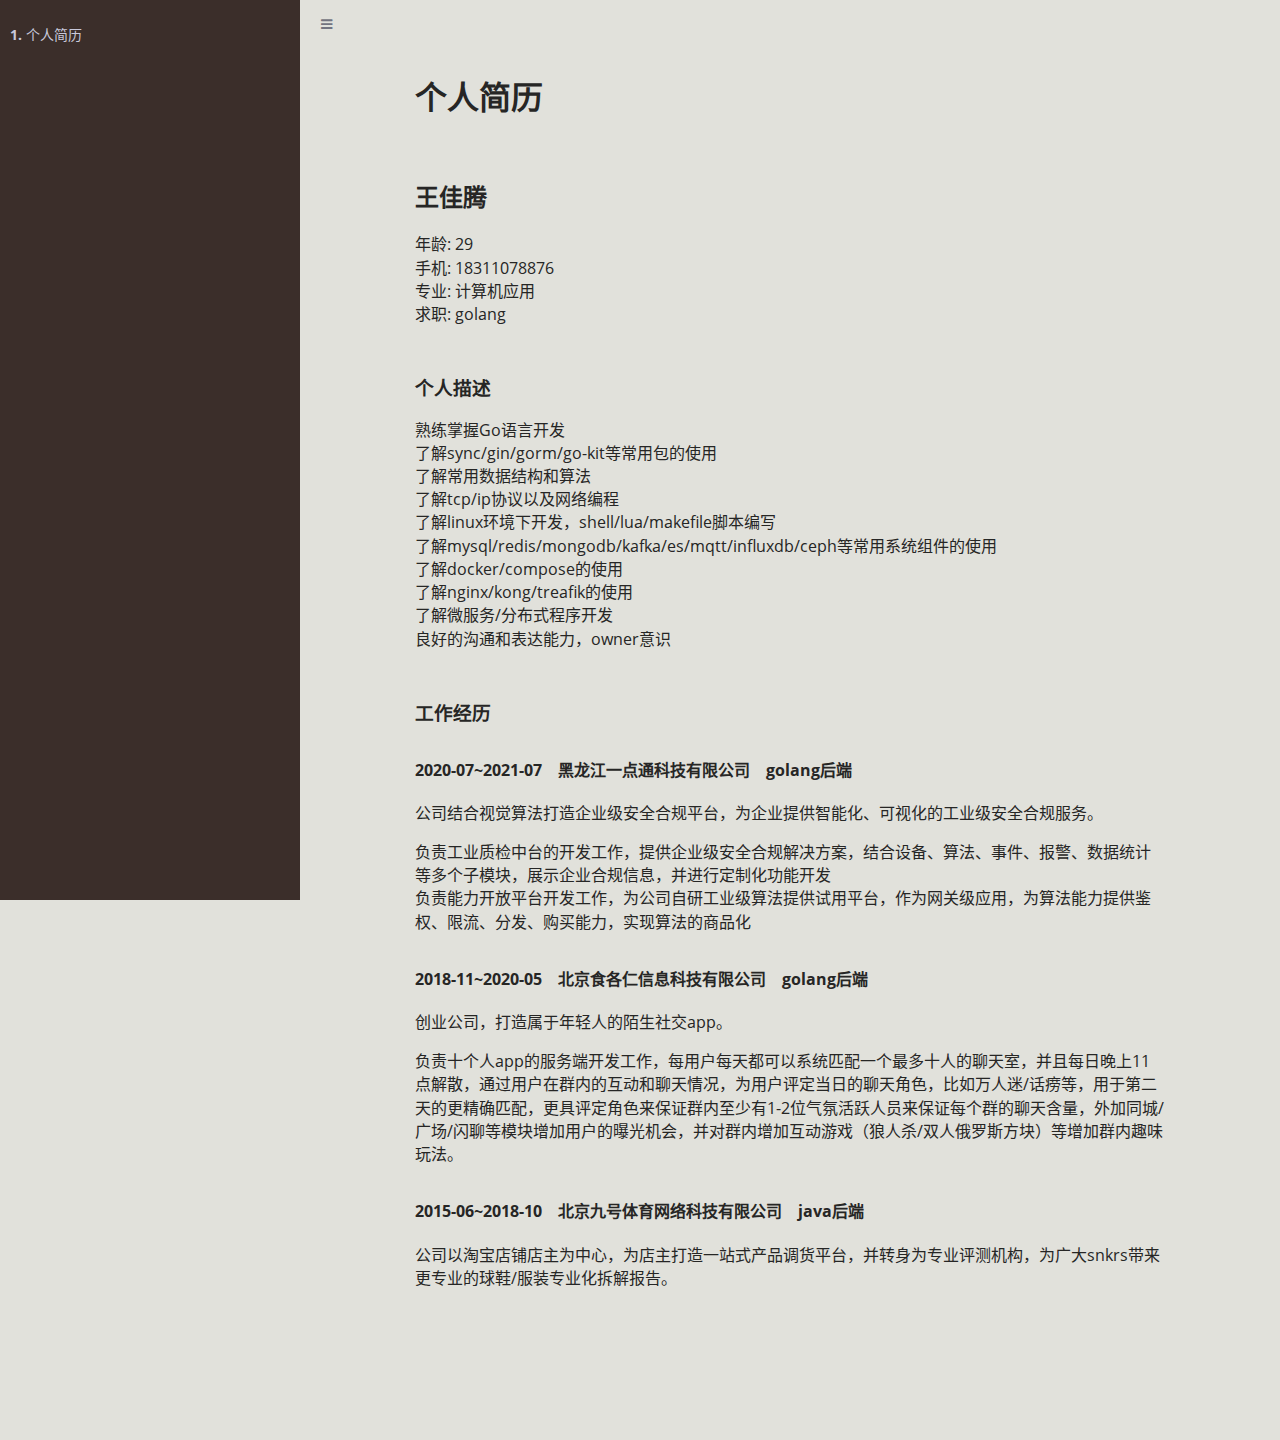
<file: index.html>
<!DOCTYPE HTML>
<html lang="zh-CN" class="sidebar-visible no-js rust">
    <head>
        <!-- Book generated using mdBook -->
        <meta charset="UTF-8">
        <title>个人简历</title>
                

        <!-- Custom HTML head -->
        

        <meta content="text/html; charset=utf-8" http-equiv="Content-Type">
        <meta name="description" content="">
        <meta name="viewport" content="width=device-width, initial-scale=1">
        <meta name="theme-color" content="#ffffff" />

                <link rel="icon" href="favicon.svg">
                        <link rel="shortcut icon" href="favicon.png">
                <link rel="stylesheet" href="css/variables.css">
        <link rel="stylesheet" href="css/general.css">
        <link rel="stylesheet" href="css/chrome.css">
                <link rel="stylesheet" href="css/print.css" media="print">
        
        <!-- Fonts -->
        <link rel="stylesheet" href="FontAwesome/css/font-awesome.css">
                <link rel="stylesheet" href="fonts/fonts.css">
        
        <!-- Highlight.js Stylesheets -->
        <link rel="stylesheet" href="highlight.css">
        <link rel="stylesheet" href="tomorrow-night.css">
        <link rel="stylesheet" href="ayu-highlight.css">

        <!-- Custom theme stylesheets -->
        
            </head>
    <body>
        <!-- Provide site root to javascript -->
        <script type="text/javascript">
            var path_to_root = "";
            var default_theme = window.matchMedia("(prefers-color-scheme: dark)").matches ? "navy" : "rust";
        </script>

        <!-- Work around some values being stored in localStorage wrapped in quotes -->
        <script type="text/javascript">
            try {
                var theme = localStorage.getItem('mdbook-theme');
                var sidebar = localStorage.getItem('mdbook-sidebar');

                if (theme.startsWith('"') && theme.endsWith('"')) {
                    localStorage.setItem('mdbook-theme', theme.slice(1, theme.length - 1));
                }

                if (sidebar.startsWith('"') && sidebar.endsWith('"')) {
                    localStorage.setItem('mdbook-sidebar', sidebar.slice(1, sidebar.length - 1));
                }
            } catch (e) { }
        </script>

        <!-- Set the theme before any content is loaded, prevents flash -->
        <script type="text/javascript">
            var theme;
            try { theme = localStorage.getItem('mdbook-theme'); } catch(e) { }
            if (theme === null || theme === undefined) { theme = default_theme; }
            var html = document.querySelector('html');
            html.classList.remove('no-js')
            html.classList.remove('rust')
            html.classList.add(theme);
            html.classList.add('js');
        </script>

        <!-- Hide / unhide sidebar before it is displayed -->
        <script type="text/javascript">
            var html = document.querySelector('html');
            var sidebar = 'hidden';
            if (document.body.clientWidth >= 1080) {
                try { sidebar = localStorage.getItem('mdbook-sidebar'); } catch(e) { }
                sidebar = sidebar || 'visible';
            }
            html.classList.remove('sidebar-visible');
            html.classList.add("sidebar-" + sidebar);
        </script>

        <nav id="sidebar" class="sidebar" aria-label="Table of contents">
            <div class="sidebar-scrollbox">
                <ol class="chapter"><li class="chapter-item expanded "><a href="resume.html"><strong aria-hidden="true">1.</strong> 个人简历</a></li></ol>            </div>
            <div id="sidebar-resize-handle" class="sidebar-resize-handle"></div>
        </nav>

        <div id="page-wrapper" class="page-wrapper">

            <div class="page">
                
                <div id="menu-bar-hover-placeholder"></div>
                <div id="menu-bar" class="menu-bar sticky bordered">
                    <div class="left-buttons">
                        <button id="sidebar-toggle" class="icon-button" type="button" title="Toggle Table of Contents" aria-label="Toggle Table of Contents" aria-controls="sidebar">
                            <i class="fa fa-bars"></i>
                        </button>
                        <button id="theme-toggle" class="icon-button" type="button" title="Change theme" aria-label="Change theme" aria-haspopup="true" aria-expanded="false" aria-controls="theme-list">
                            <i class="fa fa-paint-brush"></i>
                        </button>
                        <ul id="theme-list" class="theme-popup" aria-label="Themes" role="menu">
                            <li role="none"><button role="menuitem" class="theme" id="light">Light</button></li>
                            <li role="none"><button role="menuitem" class="theme" id="rust">Rust (default)</button></li>
                            <li role="none"><button role="menuitem" class="theme" id="coal">Coal</button></li>
                            <li role="none"><button role="menuitem" class="theme" id="navy">Navy</button></li>
                            <li role="none"><button role="menuitem" class="theme" id="ayu">Ayu</button></li>
                        </ul>
                                            </div>

                    <h1 class="menu-title"></h1>

                    <div class="right-buttons">
                                                <a href="print.html" title="Print this book" aria-label="Print this book">
                            <i id="print-button" class="fa fa-print"></i>
                        </a>
                                                                        
                    </div>
                </div>

                
                <!-- Apply ARIA attributes after the sidebar and the sidebar toggle button are added to the DOM -->
                <script type="text/javascript">
                    document.getElementById('sidebar-toggle').setAttribute('aria-expanded', sidebar === 'visible');
                    document.getElementById('sidebar').setAttribute('aria-hidden', sidebar !== 'visible');
                    Array.from(document.querySelectorAll('#sidebar a')).forEach(function(link) {
                        link.setAttribute('tabIndex', sidebar === 'visible' ? 0 : -1);
                    });
                </script>

                <div id="content" class="content">
                    <main>
                        <h1 id="个人简历"><a class="header" href="#个人简历">个人简历</a></h1>
<h2 id="王佳腾"><a class="header" href="#王佳腾">王佳腾</a></h2>
<p>年龄: 29<br />
手机: 18311078876<br />
专业: 计算机应用<br />
求职: golang</p>
<h3 id="个人描述"><a class="header" href="#个人描述">个人描述</a></h3>
<p>熟练掌握Go语言开发<br />
了解sync/gin/gorm/go-kit等常用包的使用<br />
了解常用数据结构和算法<br />
了解tcp/ip协议以及网络编程<br />
了解linux环境下开发，shell/lua/makefile脚本编写<br />
了解mysql/redis/mongodb/kafka/es/mqtt/influxdb/ceph等常用系统组件的使用<br />
了解docker/compose的使用<br />
了解nginx/kong/treafik的使用<br />
了解微服务/分布式程序开发<br />
良好的沟通和表达能力，owner意识</p>
<h3 id="工作经历"><a class="header" href="#工作经历">工作经历</a></h3>
<h4 id="2020-072021-07----黑龙江一点通科技有限公司----golang后端"><a class="header" href="#2020-072021-07----黑龙江一点通科技有限公司----golang后端">2020-07~2021-07    黑龙江一点通科技有限公司    golang后端</a></h4>
<p>公司结合视觉算法打造企业级安全合规平台，为企业提供智能化、可视化的工业级安全合规服务。</p>
<p>负责工业质检中台的开发工作，提供企业级安全合规解决方案，结合设备、算法、事件、报警、数据统计等多个子模块，展示企业合规信息，并进行定制化功能开发<br />
负责能力开放平台开发工作，为公司自研工业级算法提供试用平台，作为网关级应用，为算法能力提供鉴权、限流、分发、购买能力，实现算法的商品化</p>
<h4 id="2018-112020-05----北京食各仁信息科技有限公司----golang后端"><a class="header" href="#2018-112020-05----北京食各仁信息科技有限公司----golang后端">2018-11~2020-05    北京食各仁信息科技有限公司    golang后端</a></h4>
<p>创业公司，打造属于年轻人的陌生社交app。</p>
<p>负责十个人app的服务端开发工作，每用户每天都可以系统匹配一个最多十人的聊天室，并且每日晚上11点解散，通过用户在群内的互动和聊天情况，为用户评定当日的聊天角色，比如万人迷/话痨等，用于第二天的更精确匹配，更具评定角色来保证群内至少有1-2位气氛活跃人员来保证每个群的聊天含量，外加同城/广场/闪聊等模块增加用户的曝光机会，并对群内增加互动游戏（狼人杀/双人俄罗斯方块）等增加群内趣味玩法。</p>
<h4 id="2015-062018-10----北京九号体育网络科技有限公司----java后端"><a class="header" href="#2015-062018-10----北京九号体育网络科技有限公司----java后端">2015-06~2018-10    北京九号体育网络科技有限公司    java后端</a></h4>
<p>公司以淘宝店铺店主为中心，为店主打造一站式产品调货平台，并转身为专业评测机构，为广大snkrs带来更专业的球鞋/服装专业化拆解报告。</p>

                    </main>

                    <nav class="nav-wrapper" aria-label="Page navigation">
                        <!-- Mobile navigation buttons -->
                        
                        
                        <div style="clear: both"></div>
                    </nav>
                </div>
            </div>

            <nav class="nav-wide-wrapper" aria-label="Page navigation">
                
                            </nav>

        </div>

        
        
        
                <script type="text/javascript">
            window.playground_copyable = true;
        </script>
        
        
        
        <script src="clipboard.min.js" type="text/javascript" charset="utf-8"></script>
        <script src="highlight.js" type="text/javascript" charset="utf-8"></script>
        <script src="book.js" type="text/javascript" charset="utf-8"></script>

        <!-- Custom JS scripts -->
                <script type="text/javascript" src="js/custom.js"></script>
        
        
    </body>
</html>
</file>
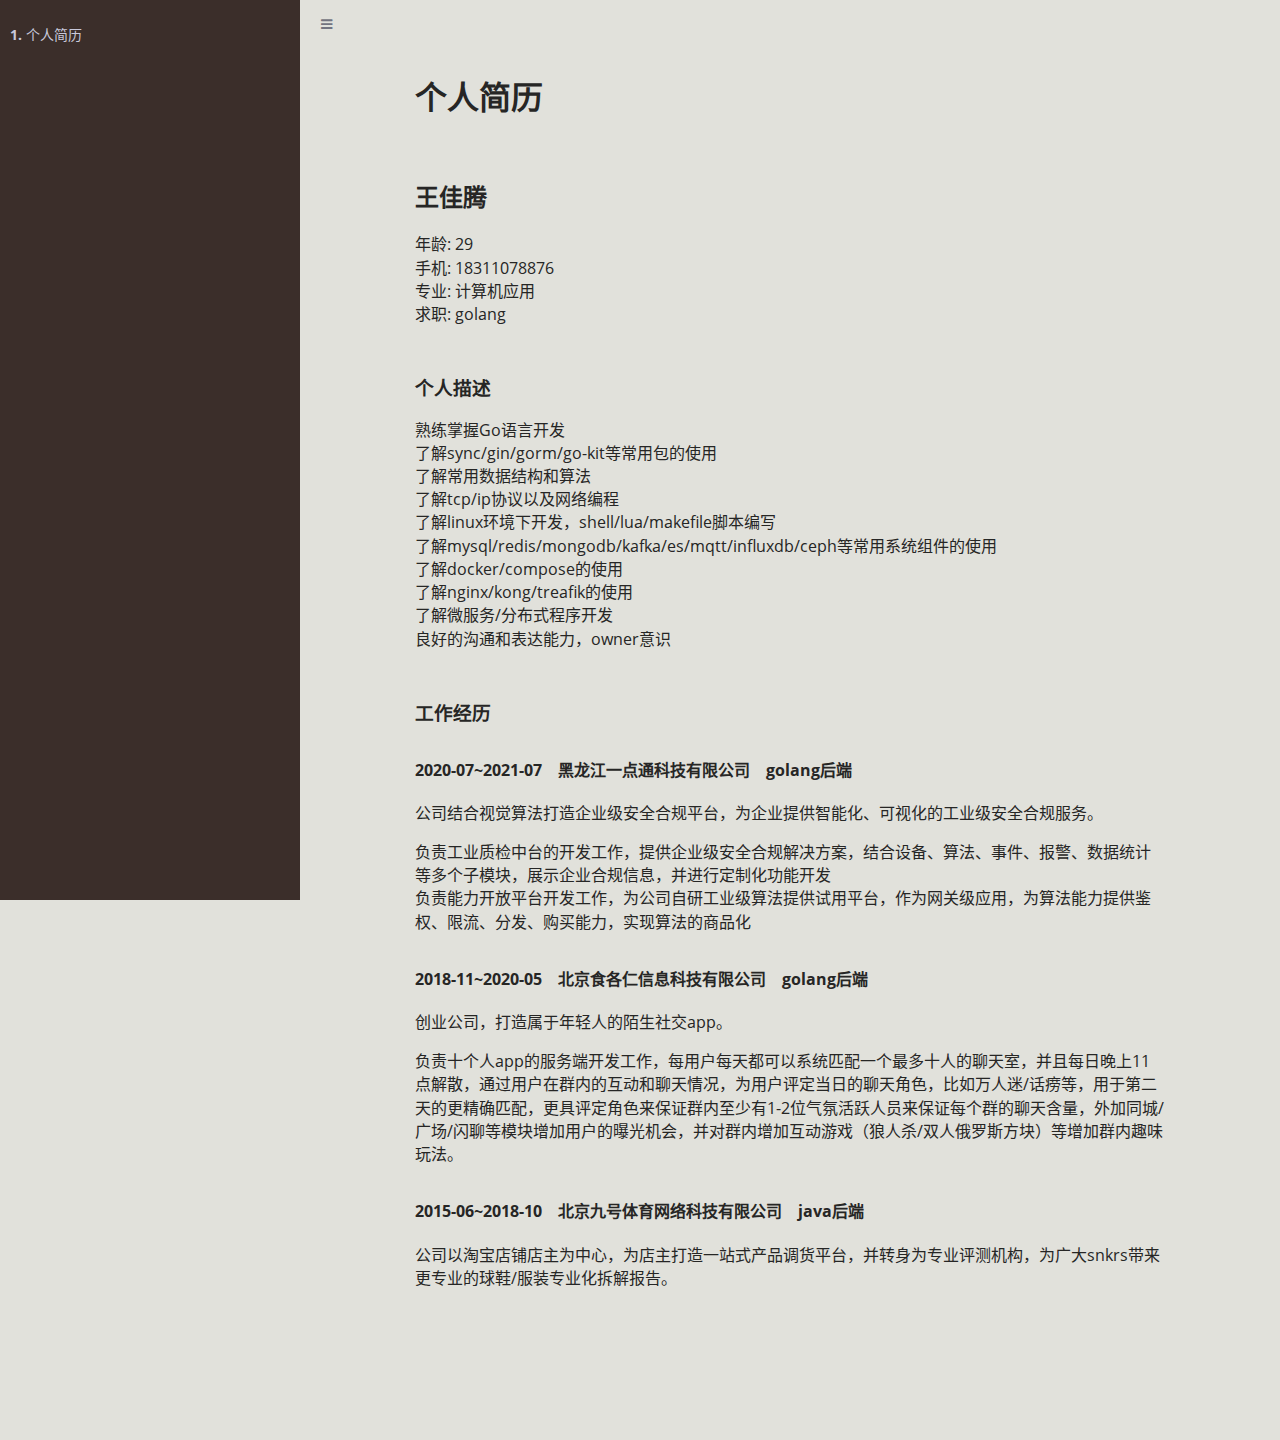
<file: print.html>
<!DOCTYPE HTML>
<html lang="zh-CN" class="sidebar-visible no-js rust">
    <head>
        <!-- Book generated using mdBook -->
        <meta charset="UTF-8">
        <title></title>
                <meta name="robots" content="noindex" />
                

        <!-- Custom HTML head -->
        

        <meta content="text/html; charset=utf-8" http-equiv="Content-Type">
        <meta name="description" content="">
        <meta name="viewport" content="width=device-width, initial-scale=1">
        <meta name="theme-color" content="#ffffff" />

                <link rel="icon" href="favicon.svg">
                        <link rel="shortcut icon" href="favicon.png">
                <link rel="stylesheet" href="css/variables.css">
        <link rel="stylesheet" href="css/general.css">
        <link rel="stylesheet" href="css/chrome.css">
                <link rel="stylesheet" href="css/print.css" media="print">
        
        <!-- Fonts -->
        <link rel="stylesheet" href="FontAwesome/css/font-awesome.css">
                <link rel="stylesheet" href="fonts/fonts.css">
        
        <!-- Highlight.js Stylesheets -->
        <link rel="stylesheet" href="highlight.css">
        <link rel="stylesheet" href="tomorrow-night.css">
        <link rel="stylesheet" href="ayu-highlight.css">

        <!-- Custom theme stylesheets -->
        
            </head>
    <body>
        <!-- Provide site root to javascript -->
        <script type="text/javascript">
            var path_to_root = "";
            var default_theme = window.matchMedia("(prefers-color-scheme: dark)").matches ? "navy" : "rust";
        </script>

        <!-- Work around some values being stored in localStorage wrapped in quotes -->
        <script type="text/javascript">
            try {
                var theme = localStorage.getItem('mdbook-theme');
                var sidebar = localStorage.getItem('mdbook-sidebar');

                if (theme.startsWith('"') && theme.endsWith('"')) {
                    localStorage.setItem('mdbook-theme', theme.slice(1, theme.length - 1));
                }

                if (sidebar.startsWith('"') && sidebar.endsWith('"')) {
                    localStorage.setItem('mdbook-sidebar', sidebar.slice(1, sidebar.length - 1));
                }
            } catch (e) { }
        </script>

        <!-- Set the theme before any content is loaded, prevents flash -->
        <script type="text/javascript">
            var theme;
            try { theme = localStorage.getItem('mdbook-theme'); } catch(e) { }
            if (theme === null || theme === undefined) { theme = default_theme; }
            var html = document.querySelector('html');
            html.classList.remove('no-js')
            html.classList.remove('rust')
            html.classList.add(theme);
            html.classList.add('js');
        </script>

        <!-- Hide / unhide sidebar before it is displayed -->
        <script type="text/javascript">
            var html = document.querySelector('html');
            var sidebar = 'hidden';
            if (document.body.clientWidth >= 1080) {
                try { sidebar = localStorage.getItem('mdbook-sidebar'); } catch(e) { }
                sidebar = sidebar || 'visible';
            }
            html.classList.remove('sidebar-visible');
            html.classList.add("sidebar-" + sidebar);
        </script>

        <nav id="sidebar" class="sidebar" aria-label="Table of contents">
            <div class="sidebar-scrollbox">
                <ol class="chapter"><li class="chapter-item expanded "><a href="resume.html"><strong aria-hidden="true">1.</strong> 个人简历</a></li></ol>            </div>
            <div id="sidebar-resize-handle" class="sidebar-resize-handle"></div>
        </nav>

        <div id="page-wrapper" class="page-wrapper">

            <div class="page">
                
                <div id="menu-bar-hover-placeholder"></div>
                <div id="menu-bar" class="menu-bar sticky bordered">
                    <div class="left-buttons">
                        <button id="sidebar-toggle" class="icon-button" type="button" title="Toggle Table of Contents" aria-label="Toggle Table of Contents" aria-controls="sidebar">
                            <i class="fa fa-bars"></i>
                        </button>
                        <button id="theme-toggle" class="icon-button" type="button" title="Change theme" aria-label="Change theme" aria-haspopup="true" aria-expanded="false" aria-controls="theme-list">
                            <i class="fa fa-paint-brush"></i>
                        </button>
                        <ul id="theme-list" class="theme-popup" aria-label="Themes" role="menu">
                            <li role="none"><button role="menuitem" class="theme" id="light">Light</button></li>
                            <li role="none"><button role="menuitem" class="theme" id="rust">Rust (default)</button></li>
                            <li role="none"><button role="menuitem" class="theme" id="coal">Coal</button></li>
                            <li role="none"><button role="menuitem" class="theme" id="navy">Navy</button></li>
                            <li role="none"><button role="menuitem" class="theme" id="ayu">Ayu</button></li>
                        </ul>
                                            </div>

                    <h1 class="menu-title"></h1>

                    <div class="right-buttons">
                                                <a href="print.html" title="Print this book" aria-label="Print this book">
                            <i id="print-button" class="fa fa-print"></i>
                        </a>
                                                                        
                    </div>
                </div>

                
                <!-- Apply ARIA attributes after the sidebar and the sidebar toggle button are added to the DOM -->
                <script type="text/javascript">
                    document.getElementById('sidebar-toggle').setAttribute('aria-expanded', sidebar === 'visible');
                    document.getElementById('sidebar').setAttribute('aria-hidden', sidebar !== 'visible');
                    Array.from(document.querySelectorAll('#sidebar a')).forEach(function(link) {
                        link.setAttribute('tabIndex', sidebar === 'visible' ? 0 : -1);
                    });
                </script>

                <div id="content" class="content">
                    <main>
                        <h1 id="个人简历"><a class="header" href="#个人简历">个人简历</a></h1>
<h2 id="王佳腾"><a class="header" href="#王佳腾">王佳腾</a></h2>
<p>年龄: 29<br />
手机: 18311078876<br />
专业: 计算机应用<br />
求职: golang</p>
<h3 id="个人描述"><a class="header" href="#个人描述">个人描述</a></h3>
<p>熟练掌握Go语言开发<br />
了解sync/gin/gorm/go-kit等常用包的使用<br />
了解常用数据结构和算法<br />
了解tcp/ip协议以及网络编程<br />
了解linux环境下开发，shell/lua/makefile脚本编写<br />
了解mysql/redis/mongodb/kafka/es/mqtt/influxdb/ceph等常用系统组件的使用<br />
了解docker/compose的使用<br />
了解nginx/kong/treafik的使用<br />
了解微服务/分布式程序开发<br />
良好的沟通和表达能力，owner意识</p>
<h3 id="工作经历"><a class="header" href="#工作经历">工作经历</a></h3>
<h4 id="2020-072021-07----黑龙江一点通科技有限公司----golang后端"><a class="header" href="#2020-072021-07----黑龙江一点通科技有限公司----golang后端">2020-07~2021-07    黑龙江一点通科技有限公司    golang后端</a></h4>
<p>公司结合视觉算法打造企业级安全合规平台，为企业提供智能化、可视化的工业级安全合规服务。</p>
<p>负责工业质检中台的开发工作，提供企业级安全合规解决方案，结合设备、算法、事件、报警、数据统计等多个子模块，展示企业合规信息，并进行定制化功能开发<br />
负责能力开放平台开发工作，为公司自研工业级算法提供试用平台，作为网关级应用，为算法能力提供鉴权、限流、分发、购买能力，实现算法的商品化</p>
<h4 id="2018-112020-05----北京食各仁信息科技有限公司----golang后端"><a class="header" href="#2018-112020-05----北京食各仁信息科技有限公司----golang后端">2018-11~2020-05    北京食各仁信息科技有限公司    golang后端</a></h4>
<p>创业公司，打造属于年轻人的陌生社交app。</p>
<p>负责十个人app的服务端开发工作，每用户每天都可以系统匹配一个最多十人的聊天室，并且每日晚上11点解散，通过用户在群内的互动和聊天情况，为用户评定当日的聊天角色，比如万人迷/话痨等，用于第二天的更精确匹配，更具评定角色来保证群内至少有1-2位气氛活跃人员来保证每个群的聊天含量，外加同城/广场/闪聊等模块增加用户的曝光机会，并对群内增加互动游戏（狼人杀/双人俄罗斯方块）等增加群内趣味玩法。</p>
<h4 id="2015-062018-10----北京九号体育网络科技有限公司----java后端"><a class="header" href="#2015-062018-10----北京九号体育网络科技有限公司----java后端">2015-06~2018-10    北京九号体育网络科技有限公司    java后端</a></h4>
<p>公司以淘宝店铺店主为中心，为店主打造一站式产品调货平台，并转身为专业评测机构，为广大snkrs带来更专业的球鞋/服装专业化拆解报告。</p>

                    </main>

                    <nav class="nav-wrapper" aria-label="Page navigation">
                        <!-- Mobile navigation buttons -->
                        
                        
                        <div style="clear: both"></div>
                    </nav>
                </div>
            </div>

            <nav class="nav-wide-wrapper" aria-label="Page navigation">
                
                            </nav>

        </div>

        
        
        
                <script type="text/javascript">
            window.playground_copyable = true;
        </script>
        
        
        
        <script src="clipboard.min.js" type="text/javascript" charset="utf-8"></script>
        <script src="highlight.js" type="text/javascript" charset="utf-8"></script>
        <script src="book.js" type="text/javascript" charset="utf-8"></script>

        <!-- Custom JS scripts -->
                <script type="text/javascript" src="js/custom.js"></script>
        
                        <script type="text/javascript">
        window.addEventListener('load', function() {
            window.setTimeout(window.print, 100);
        });
        </script>
                
    </body>
</html>
</file>
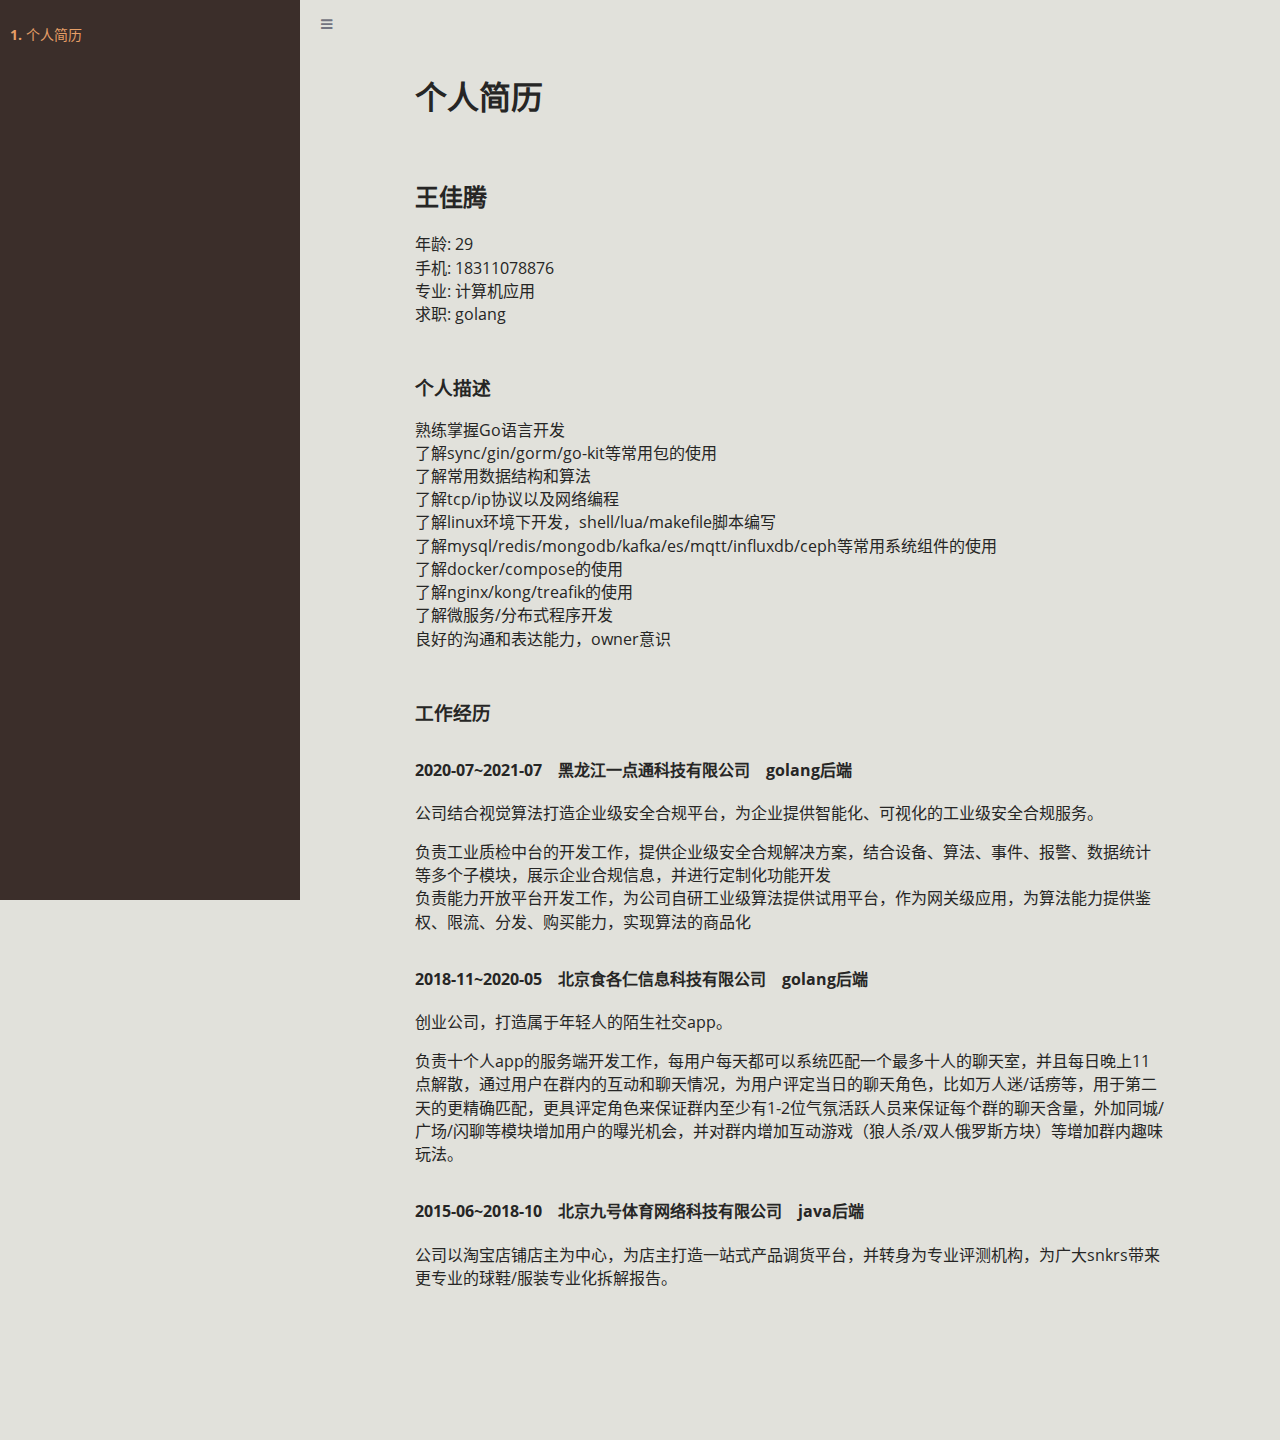
<file: resume.html>
<!DOCTYPE HTML>
<html lang="zh-CN" class="sidebar-visible no-js rust">
    <head>
        <!-- Book generated using mdBook -->
        <meta charset="UTF-8">
        <title>个人简历</title>
                

        <!-- Custom HTML head -->
        

        <meta content="text/html; charset=utf-8" http-equiv="Content-Type">
        <meta name="description" content="">
        <meta name="viewport" content="width=device-width, initial-scale=1">
        <meta name="theme-color" content="#ffffff" />

                <link rel="icon" href="favicon.svg">
                        <link rel="shortcut icon" href="favicon.png">
                <link rel="stylesheet" href="css/variables.css">
        <link rel="stylesheet" href="css/general.css">
        <link rel="stylesheet" href="css/chrome.css">
                <link rel="stylesheet" href="css/print.css" media="print">
        
        <!-- Fonts -->
        <link rel="stylesheet" href="FontAwesome/css/font-awesome.css">
                <link rel="stylesheet" href="fonts/fonts.css">
        
        <!-- Highlight.js Stylesheets -->
        <link rel="stylesheet" href="highlight.css">
        <link rel="stylesheet" href="tomorrow-night.css">
        <link rel="stylesheet" href="ayu-highlight.css">

        <!-- Custom theme stylesheets -->
        
            </head>
    <body>
        <!-- Provide site root to javascript -->
        <script type="text/javascript">
            var path_to_root = "";
            var default_theme = window.matchMedia("(prefers-color-scheme: dark)").matches ? "navy" : "rust";
        </script>

        <!-- Work around some values being stored in localStorage wrapped in quotes -->
        <script type="text/javascript">
            try {
                var theme = localStorage.getItem('mdbook-theme');
                var sidebar = localStorage.getItem('mdbook-sidebar');

                if (theme.startsWith('"') && theme.endsWith('"')) {
                    localStorage.setItem('mdbook-theme', theme.slice(1, theme.length - 1));
                }

                if (sidebar.startsWith('"') && sidebar.endsWith('"')) {
                    localStorage.setItem('mdbook-sidebar', sidebar.slice(1, sidebar.length - 1));
                }
            } catch (e) { }
        </script>

        <!-- Set the theme before any content is loaded, prevents flash -->
        <script type="text/javascript">
            var theme;
            try { theme = localStorage.getItem('mdbook-theme'); } catch(e) { }
            if (theme === null || theme === undefined) { theme = default_theme; }
            var html = document.querySelector('html');
            html.classList.remove('no-js')
            html.classList.remove('rust')
            html.classList.add(theme);
            html.classList.add('js');
        </script>

        <!-- Hide / unhide sidebar before it is displayed -->
        <script type="text/javascript">
            var html = document.querySelector('html');
            var sidebar = 'hidden';
            if (document.body.clientWidth >= 1080) {
                try { sidebar = localStorage.getItem('mdbook-sidebar'); } catch(e) { }
                sidebar = sidebar || 'visible';
            }
            html.classList.remove('sidebar-visible');
            html.classList.add("sidebar-" + sidebar);
        </script>

        <nav id="sidebar" class="sidebar" aria-label="Table of contents">
            <div class="sidebar-scrollbox">
                <ol class="chapter"><li class="chapter-item expanded "><a href="resume.html" class="active"><strong aria-hidden="true">1.</strong> 个人简历</a></li></ol>            </div>
            <div id="sidebar-resize-handle" class="sidebar-resize-handle"></div>
        </nav>

        <div id="page-wrapper" class="page-wrapper">

            <div class="page">
                
                <div id="menu-bar-hover-placeholder"></div>
                <div id="menu-bar" class="menu-bar sticky bordered">
                    <div class="left-buttons">
                        <button id="sidebar-toggle" class="icon-button" type="button" title="Toggle Table of Contents" aria-label="Toggle Table of Contents" aria-controls="sidebar">
                            <i class="fa fa-bars"></i>
                        </button>
                        <button id="theme-toggle" class="icon-button" type="button" title="Change theme" aria-label="Change theme" aria-haspopup="true" aria-expanded="false" aria-controls="theme-list">
                            <i class="fa fa-paint-brush"></i>
                        </button>
                        <ul id="theme-list" class="theme-popup" aria-label="Themes" role="menu">
                            <li role="none"><button role="menuitem" class="theme" id="light">Light</button></li>
                            <li role="none"><button role="menuitem" class="theme" id="rust">Rust (default)</button></li>
                            <li role="none"><button role="menuitem" class="theme" id="coal">Coal</button></li>
                            <li role="none"><button role="menuitem" class="theme" id="navy">Navy</button></li>
                            <li role="none"><button role="menuitem" class="theme" id="ayu">Ayu</button></li>
                        </ul>
                                            </div>

                    <h1 class="menu-title"></h1>

                    <div class="right-buttons">
                                                <a href="print.html" title="Print this book" aria-label="Print this book">
                            <i id="print-button" class="fa fa-print"></i>
                        </a>
                                                                        
                    </div>
                </div>

                
                <!-- Apply ARIA attributes after the sidebar and the sidebar toggle button are added to the DOM -->
                <script type="text/javascript">
                    document.getElementById('sidebar-toggle').setAttribute('aria-expanded', sidebar === 'visible');
                    document.getElementById('sidebar').setAttribute('aria-hidden', sidebar !== 'visible');
                    Array.from(document.querySelectorAll('#sidebar a')).forEach(function(link) {
                        link.setAttribute('tabIndex', sidebar === 'visible' ? 0 : -1);
                    });
                </script>

                <div id="content" class="content">
                    <main>
                        <h1 id="个人简历"><a class="header" href="#个人简历">个人简历</a></h1>
<h2 id="王佳腾"><a class="header" href="#王佳腾">王佳腾</a></h2>
<p>年龄: 29<br />
手机: 18311078876<br />
专业: 计算机应用<br />
求职: golang</p>
<h3 id="个人描述"><a class="header" href="#个人描述">个人描述</a></h3>
<p>熟练掌握Go语言开发<br />
了解sync/gin/gorm/go-kit等常用包的使用<br />
了解常用数据结构和算法<br />
了解tcp/ip协议以及网络编程<br />
了解linux环境下开发，shell/lua/makefile脚本编写<br />
了解mysql/redis/mongodb/kafka/es/mqtt/influxdb/ceph等常用系统组件的使用<br />
了解docker/compose的使用<br />
了解nginx/kong/treafik的使用<br />
了解微服务/分布式程序开发<br />
良好的沟通和表达能力，owner意识</p>
<h3 id="工作经历"><a class="header" href="#工作经历">工作经历</a></h3>
<h4 id="2020-072021-07----黑龙江一点通科技有限公司----golang后端"><a class="header" href="#2020-072021-07----黑龙江一点通科技有限公司----golang后端">2020-07~2021-07    黑龙江一点通科技有限公司    golang后端</a></h4>
<p>公司结合视觉算法打造企业级安全合规平台，为企业提供智能化、可视化的工业级安全合规服务。</p>
<p>负责工业质检中台的开发工作，提供企业级安全合规解决方案，结合设备、算法、事件、报警、数据统计等多个子模块，展示企业合规信息，并进行定制化功能开发<br />
负责能力开放平台开发工作，为公司自研工业级算法提供试用平台，作为网关级应用，为算法能力提供鉴权、限流、分发、购买能力，实现算法的商品化</p>
<h4 id="2018-112020-05----北京食各仁信息科技有限公司----golang后端"><a class="header" href="#2018-112020-05----北京食各仁信息科技有限公司----golang后端">2018-11~2020-05    北京食各仁信息科技有限公司    golang后端</a></h4>
<p>创业公司，打造属于年轻人的陌生社交app。</p>
<p>负责十个人app的服务端开发工作，每用户每天都可以系统匹配一个最多十人的聊天室，并且每日晚上11点解散，通过用户在群内的互动和聊天情况，为用户评定当日的聊天角色，比如万人迷/话痨等，用于第二天的更精确匹配，更具评定角色来保证群内至少有1-2位气氛活跃人员来保证每个群的聊天含量，外加同城/广场/闪聊等模块增加用户的曝光机会，并对群内增加互动游戏（狼人杀/双人俄罗斯方块）等增加群内趣味玩法。</p>
<h4 id="2015-062018-10----北京九号体育网络科技有限公司----java后端"><a class="header" href="#2015-062018-10----北京九号体育网络科技有限公司----java后端">2015-06~2018-10    北京九号体育网络科技有限公司    java后端</a></h4>
<p>公司以淘宝店铺店主为中心，为店主打造一站式产品调货平台，并转身为专业评测机构，为广大snkrs带来更专业的球鞋/服装专业化拆解报告。</p>

                    </main>

                    <nav class="nav-wrapper" aria-label="Page navigation">
                        <!-- Mobile navigation buttons -->
                        
                        
                        <div style="clear: both"></div>
                    </nav>
                </div>
            </div>

            <nav class="nav-wide-wrapper" aria-label="Page navigation">
                
                            </nav>

        </div>

        
        
        
                <script type="text/javascript">
            window.playground_copyable = true;
        </script>
        
        
        
        <script src="clipboard.min.js" type="text/javascript" charset="utf-8"></script>
        <script src="highlight.js" type="text/javascript" charset="utf-8"></script>
        <script src="book.js" type="text/javascript" charset="utf-8"></script>

        <!-- Custom JS scripts -->
                <script type="text/javascript" src="js/custom.js"></script>
        
        
    </body>
</html>
</file>
<file: css/variables.css>
/* Globals */

:root {
    --sidebar-width: 300px;
    --page-padding: 15px;
    --content-max-width: 750px;
    --menu-bar-height: 50px;
}

/* Themes */

.ayu {
    --bg: hsl(210, 25%, 8%);
    --fg: #c5c5c5;

    --sidebar-bg: #14191f;
    --sidebar-fg: #c8c9db;
    --sidebar-non-existant: #5c6773;
    --sidebar-active: #ffb454;
    --sidebar-spacer: #2d334f;

    --scrollbar: var(--sidebar-fg);

    --icons: #737480;
    --icons-hover: #b7b9cc;

    --links: #0096cf;

    --inline-code-color: #ffb454;

    --theme-popup-bg: #14191f;
    --theme-popup-border: #5c6773;
    --theme-hover: #191f26;

    --quote-bg: hsl(226, 15%, 17%);
    --quote-border: hsl(226, 15%, 22%);

    --table-border-color: hsl(210, 25%, 13%);
    --table-header-bg: hsl(210, 25%, 28%);
    --table-alternate-bg: hsl(210, 25%, 11%);

    --searchbar-border-color: #848484;
    --searchbar-bg: #424242;
    --searchbar-fg: #fff;
    --searchbar-shadow-color: #d4c89f;
    --searchresults-header-fg: #666;
    --searchresults-border-color: #888;
    --searchresults-li-bg: #252932;
    --search-mark-bg: #e3b171;
}

.coal {
    --bg: hsl(200, 7%, 8%);
    --fg: #98a3ad;

    --sidebar-bg: #292c2f;
    --sidebar-fg: #a1adb8;
    --sidebar-non-existant: #505254;
    --sidebar-active: #3473ad;
    --sidebar-spacer: #393939;

    --scrollbar: var(--sidebar-fg);

    --icons: #43484d;
    --icons-hover: #b3c0cc;

    --links: #2b79a2;

    --inline-code-color: #c5c8c6;;

    --theme-popup-bg: #141617;
    --theme-popup-border: #43484d;
    --theme-hover: #1f2124;

    --quote-bg: hsl(234, 21%, 18%);
    --quote-border: hsl(234, 21%, 23%);

    --table-border-color: hsl(200, 7%, 13%);
    --table-header-bg: hsl(200, 7%, 28%);
    --table-alternate-bg: hsl(200, 7%, 11%);

    --searchbar-border-color: #aaa;
    --searchbar-bg: #b7b7b7;
    --searchbar-fg: #000;
    --searchbar-shadow-color: #aaa;
    --searchresults-header-fg: #666;
    --searchresults-border-color: #98a3ad;
    --searchresults-li-bg: #2b2b2f;
    --search-mark-bg: #355c7d;
}

.light {
    --bg: hsl(0, 0%, 100%);
    --fg: hsl(0, 0%, 0%);

    --sidebar-bg: #fafafa;
    --sidebar-fg: hsl(0, 0%, 0%);
    --sidebar-non-existant: #aaaaaa;
    --sidebar-active: #1f1fff;
    --sidebar-spacer: #f4f4f4;

    --scrollbar: #8F8F8F;

    --icons: #747474;
    --icons-hover: #000000;

    --links: #20609f;

    --inline-code-color: #301900;

    --theme-popup-bg: #fafafa;
    --theme-popup-border: #cccccc;
    --theme-hover: #e6e6e6;

    --quote-bg: hsl(197, 37%, 96%);
    --quote-border: hsl(197, 37%, 91%);

    --table-border-color: hsl(0, 0%, 95%);
    --table-header-bg: hsl(0, 0%, 80%);
    --table-alternate-bg: hsl(0, 0%, 97%);

    --searchbar-border-color: #aaa;
    --searchbar-bg: #fafafa;
    --searchbar-fg: #000;
    --searchbar-shadow-color: #aaa;
    --searchresults-header-fg: #666;
    --searchresults-border-color: #888;
    --searchresults-li-bg: #e4f2fe;
    --search-mark-bg: #a2cff5;
}

.navy {
    --bg: hsl(226, 23%, 11%);
    --fg: #bcbdd0;

    --sidebar-bg: #282d3f;
    --sidebar-fg: #c8c9db;
    --sidebar-non-existant: #505274;
    --sidebar-active: #2b79a2;
    --sidebar-spacer: #2d334f;

    --scrollbar: var(--sidebar-fg);

    --icons: #737480;
    --icons-hover: #b7b9cc;

    --links: #2b79a2;

    --inline-code-color: #c5c8c6;;

    --theme-popup-bg: #161923;
    --theme-popup-border: #737480;
    --theme-hover: #282e40;

    --quote-bg: hsl(226, 15%, 17%);
    --quote-border: hsl(226, 15%, 22%);

    --table-border-color: hsl(226, 23%, 16%);
    --table-header-bg: hsl(226, 23%, 31%);
    --table-alternate-bg: hsl(226, 23%, 14%);

    --searchbar-border-color: #aaa;
    --searchbar-bg: #aeaec6;
    --searchbar-fg: #000;
    --searchbar-shadow-color: #aaa;
    --searchresults-header-fg: #5f5f71;
    --searchresults-border-color: #5c5c68;
    --searchresults-li-bg: #242430;
    --search-mark-bg: #a2cff5;
}

.rust {
    --bg: hsl(60, 9%, 87%);
    --fg: #262625;

    --sidebar-bg: #3b2e2a;
    --sidebar-fg: #c8c9db;
    --sidebar-non-existant: #505254;
    --sidebar-active: #e69f67;
    --sidebar-spacer: #45373a;

    --scrollbar: var(--sidebar-fg);

    --icons: #737480;
    --icons-hover: #262625;

    --links: #2b79a2;

    --inline-code-color: #6e6b5e;

    --theme-popup-bg: #e1e1db;
    --theme-popup-border: #b38f6b;
    --theme-hover: #99908a;

    --quote-bg: hsl(60, 5%, 75%);
    --quote-border: hsl(60, 5%, 70%);

    --table-border-color: hsl(60, 9%, 82%);
    --table-header-bg: #b3a497;
    --table-alternate-bg: hsl(60, 9%, 84%);

    --searchbar-border-color: #aaa;
    --searchbar-bg: #fafafa;
    --searchbar-fg: #000;
    --searchbar-shadow-color: #aaa;
    --searchresults-header-fg: #666;
    --searchresults-border-color: #888;
    --searchresults-li-bg: #dec2a2;
    --search-mark-bg: #e69f67;
}

@media (prefers-color-scheme: dark) {
    .light.no-js {
        --bg: hsl(200, 7%, 8%);
        --fg: #98a3ad;

        --sidebar-bg: #292c2f;
        --sidebar-fg: #a1adb8;
        --sidebar-non-existant: #505254;
        --sidebar-active: #3473ad;
        --sidebar-spacer: #393939;

        --scrollbar: var(--sidebar-fg);

        --icons: #43484d;
        --icons-hover: #b3c0cc;

        --links: #2b79a2;

        --inline-code-color: #c5c8c6;;

        --theme-popup-bg: #141617;
        --theme-popup-border: #43484d;
        --theme-hover: #1f2124;

        --quote-bg: hsl(234, 21%, 18%);
        --quote-border: hsl(234, 21%, 23%);

        --table-border-color: hsl(200, 7%, 13%);
        --table-header-bg: hsl(200, 7%, 28%);
        --table-alternate-bg: hsl(200, 7%, 11%);

        --searchbar-border-color: #aaa;
        --searchbar-bg: #b7b7b7;
        --searchbar-fg: #000;
        --searchbar-shadow-color: #aaa;
        --searchresults-header-fg: #666;
        --searchresults-border-color: #98a3ad;
        --searchresults-li-bg: #2b2b2f;
        --search-mark-bg: #355c7d;
    }
}
</file>
<file: css/general.css>
/* Base styles and content styles */

@import 'variables.css';

:root {
    /* Browser default font-size is 16px, this way 1 rem = 10px */
    font-size: 62.5%;
}

html {
    font-family: "Open Sans", sans-serif;
    color: var(--fg);
    background-color: var(--bg);
    text-size-adjust: none;
}

body {
    margin: 0;
    font-size: 1.6rem;
    overflow-x: hidden;
}

code {
    font-family: "Source Code Pro", Consolas, "Ubuntu Mono", Menlo, "DejaVu Sans Mono", monospace, monospace !important;
    font-size: 0.875em; /* please adjust the ace font size accordingly in editor.js */
}

/* Don't change font size in headers. */
h1 code, h2 code, h3 code, h4 code, h5 code, h6 code {
    font-size: unset;
}

.left { float: left; }
.right { float: right; }
.boring { opacity: 0.6; }
.hide-boring .boring { display: none; }
.hidden { display: none !important; }

h2, h3 { margin-top: 2.5em; }
h4, h5 { margin-top: 2em; }

.header + .header h3,
.header + .header h4,
.header + .header h5 {
    margin-top: 1em;
}

h1:target::before,
h2:target::before,
h3:target::before,
h4:target::before,
h5:target::before,
h6:target::before {
    display: inline-block;
    content: "»";
    margin-left: -30px;
    width: 30px;
}

/* This is broken on Safari as of version 14, but is fixed
   in Safari Technology Preview 117 which I think will be Safari 14.2.
   https://bugs.webkit.org/show_bug.cgi?id=218076
*/
:target {
    scroll-margin-top: calc(var(--menu-bar-height) + 0.5em);
}

.page {
    outline: 0;
    padding: 0 var(--page-padding);
    margin-top: calc(0px - var(--menu-bar-height)); /* Compensate for the #menu-bar-hover-placeholder */
}
.page-wrapper {
    box-sizing: border-box;
}
.js:not(.sidebar-resizing) .page-wrapper {
    transition: margin-left 0.3s ease, transform 0.3s ease; /* Animation: slide away */
}

.content {
    overflow-y: auto;
    padding: 0 15px;
    padding-bottom: 50px;
}
.content main {
    margin-left: auto;
    margin-right: auto;
    max-width: var(--content-max-width);
}
.content p { line-height: 1.45em; }
.content ol { line-height: 1.45em; }
.content ul { line-height: 1.45em; }
.content a { text-decoration: none; }
.content a:hover { text-decoration: underline; }
.content img, .content video { max-width: 100%; }
.content .header:link,
.content .header:visited {
    color: var(--fg);
}
.content .header:link,
.content .header:visited:hover {
    text-decoration: none;
}

table {
    margin: 0 auto;
    border-collapse: collapse;
}
table td {
    padding: 3px 20px;
    border: 1px var(--table-border-color) solid;
}
table thead {
    background: var(--table-header-bg);
}
table thead td {
    font-weight: 700;
    border: none;
}
table thead th {
    padding: 3px 20px;
}
table thead tr {
    border: 1px var(--table-header-bg) solid;
}
/* Alternate background colors for rows */
table tbody tr:nth-child(2n) {
    background: var(--table-alternate-bg);
}


blockquote {
    margin: 20px 0;
    padding: 0 20px;
    color: var(--fg);
    background-color: var(--quote-bg);
    border-top: .1em solid var(--quote-border);
    border-bottom: .1em solid var(--quote-border);
}


:not(.footnote-definition) + .footnote-definition,
.footnote-definition + :not(.footnote-definition) {
    margin-top: 2em;
}
.footnote-definition {
    font-size: 0.9em;
    margin: 0.5em 0;
}
.footnote-definition p {
    display: inline;
}

.tooltiptext {
    position: absolute;
    visibility: hidden;
    color: #fff;
    background-color: #333;
    transform: translateX(-50%); /* Center by moving tooltip 50% of its width left */
    left: -8px; /* Half of the width of the icon */
    top: -35px;
    font-size: 0.8em;
    text-align: center;
    border-radius: 6px;
    padding: 5px 8px;
    margin: 5px;
    z-index: 1000;
}
.tooltipped .tooltiptext {
    visibility: visible;
}

.chapter li.part-title {
    color: var(--sidebar-fg);
    margin: 5px 0px;
    font-weight: bold;
}
</file>
<file: css/chrome.css>
/* CSS for UI elements (a.k.a. chrome) */

@import 'variables.css';

::-webkit-scrollbar {
    background: var(--bg);
}
::-webkit-scrollbar-thumb {
    background: var(--scrollbar);
}
html {
    scrollbar-color: var(--scrollbar) var(--bg);
}
#searchresults a,
.content a:link,
a:visited,
a > .hljs {
    color: var(--links);
}

/* Menu Bar */

#menu-bar,
#menu-bar-hover-placeholder {
    z-index: 101;
    margin: auto calc(0px - var(--page-padding));
}
#menu-bar {
    position: relative;
    display: flex;
    flex-wrap: wrap;
    background-color: var(--bg);
    border-bottom-color: var(--bg);
    border-bottom-width: 1px;
    border-bottom-style: solid;
}
#menu-bar.sticky,
.js #menu-bar-hover-placeholder:hover + #menu-bar,
.js #menu-bar:hover,
.js.sidebar-visible #menu-bar {
    position: -webkit-sticky;
    position: sticky;
    top: 0 !important;
}
#menu-bar-hover-placeholder {
    position: sticky;
    position: -webkit-sticky;
    top: 0;
    height: var(--menu-bar-height);
}
#menu-bar.bordered {
    border-bottom-color: var(--table-border-color);
}
#menu-bar i, #menu-bar .icon-button {
    position: relative;
    padding: 0 8px;
    z-index: 10;
    line-height: var(--menu-bar-height);
    cursor: pointer;
    transition: color 0.5s;
}
@media only screen and (max-width: 420px) {
    #menu-bar i, #menu-bar .icon-button {
        padding: 0 5px;
    }
}

.icon-button {
    border: none;
    background: none;
    padding: 0;
    color: inherit;
}
.icon-button i {
    margin: 0;
}

.right-buttons {
    margin: 0 15px;
}
.right-buttons a {
    text-decoration: none;
}

.left-buttons {
    display: flex;
    margin: 0 5px;
}
.no-js .left-buttons {
    display: none;
}

.menu-title {
    display: inline-block;
    font-weight: 200;
    font-size: 2.4rem;
    line-height: var(--menu-bar-height);
    text-align: center;
    margin: 0;
    flex: 1;
    white-space: nowrap;
    overflow: hidden;
    text-overflow: ellipsis;
}
.js .menu-title {
    cursor: pointer;
}

.menu-bar,
.menu-bar:visited,
.nav-chapters,
.nav-chapters:visited,
.mobile-nav-chapters,
.mobile-nav-chapters:visited,
.menu-bar .icon-button,
.menu-bar a i {
    color: var(--icons);
}

.menu-bar i:hover,
.menu-bar .icon-button:hover,
.nav-chapters:hover,
.mobile-nav-chapters i:hover {
    color: var(--icons-hover);
}

/* Nav Icons */

.nav-chapters {
    font-size: 2.5em;
    text-align: center;
    text-decoration: none;

    position: fixed;
    top: 0;
    bottom: 0;
    margin: 0;
    max-width: 150px;
    min-width: 90px;

    display: flex;
    justify-content: center;
    align-content: center;
    flex-direction: column;

    transition: color 0.5s, background-color 0.5s;
}

.nav-chapters:hover {
    text-decoration: none;
    background-color: var(--theme-hover);
    transition: background-color 0.15s, color 0.15s;
}

.nav-wrapper {
    margin-top: 50px;
    display: none;
}

.mobile-nav-chapters {
    font-size: 2.5em;
    text-align: center;
    text-decoration: none;
    width: 90px;
    border-radius: 5px;
    background-color: var(--sidebar-bg);
}

.previous {
    float: left;
}

.next {
    float: right;
    right: var(--page-padding);
}

@media only screen and (max-width: 1080px) {
    .nav-wide-wrapper { display: none; }
    .nav-wrapper { display: block; }
}

@media only screen and (max-width: 1380px) {
    .sidebar-visible .nav-wide-wrapper { display: none; }
    .sidebar-visible .nav-wrapper { display: block; }
}

/* Inline code */

:not(pre) > .hljs {
    display: inline;
    padding: 0.1em 0.3em;
    border-radius: 3px;
}

:not(pre):not(a) > .hljs {
    color: var(--inline-code-color);
    overflow-x: initial;
}

a:hover > .hljs {
    text-decoration: underline;
}

pre {
    position: relative;
}
pre > .buttons {
    position: absolute;
    z-index: 100;
    right: 5px;
    top: 5px;

    color: var(--sidebar-fg);
    cursor: pointer;
}
pre > .buttons :hover {
    color: var(--sidebar-active);
}
pre > .buttons i {
    margin-left: 8px;
}
pre > .buttons button {
    color: inherit;
    background: transparent;
    border: none;
    cursor: inherit;
}
pre > .result {
    margin-top: 10px;
}

/* Search */

#searchresults a {
    text-decoration: none;
}

mark {
    border-radius: 2px;
    padding: 0 3px 1px 3px;
    margin: 0 -3px -1px -3px;
    background-color: var(--search-mark-bg);
    transition: background-color 300ms linear;
    cursor: pointer;
}

mark.fade-out {
    background-color: rgba(0,0,0,0) !important;
    cursor: auto;
}

.searchbar-outer {
    margin-left: auto;
    margin-right: auto;
    max-width: var(--content-max-width);
}

#searchbar {
    width: 100%;
    margin: 5px auto 0px auto;
    padding: 10px 16px;
    transition: box-shadow 300ms ease-in-out;
    border: 1px solid var(--searchbar-border-color);
    border-radius: 3px;
    background-color: var(--searchbar-bg);
    color: var(--searchbar-fg);
}
#searchbar:focus,
#searchbar.active {
    box-shadow: 0 0 3px var(--searchbar-shadow-color);
}

.searchresults-header {
    font-weight: bold;
    font-size: 1em;
    padding: 18px 0 0 5px;
    color: var(--searchresults-header-fg);
}

.searchresults-outer {
    margin-left: auto;
    margin-right: auto;
    max-width: var(--content-max-width);
    border-bottom: 1px dashed var(--searchresults-border-color);
}

ul#searchresults {
    list-style: none;
    padding-left: 20px;
}
ul#searchresults li {
    margin: 10px 0px;
    padding: 2px;
    border-radius: 2px;
}
ul#searchresults li.focus {
    background-color: var(--searchresults-li-bg);
}
ul#searchresults span.teaser {
    display: block;
    clear: both;
    margin: 5px 0 0 20px;
    font-size: 0.8em;
}
ul#searchresults span.teaser em {
    font-weight: bold;
    font-style: normal;
}

/* Sidebar */

.sidebar {
    position: fixed;
    left: 0;
    top: 0;
    bottom: 0;
    width: var(--sidebar-width);
    font-size: 0.875em;
    box-sizing: border-box;
    -webkit-overflow-scrolling: touch;
    overscroll-behavior-y: contain;
    background-color: var(--sidebar-bg);
    color: var(--sidebar-fg);
}
.sidebar-resizing {
    -moz-user-select: none;
    -webkit-user-select: none;
    -ms-user-select: none;
    user-select: none;
}
.js:not(.sidebar-resizing) .sidebar {
    transition: transform 0.3s; /* Animation: slide away */
}
.sidebar code {
    line-height: 2em;
}
.sidebar .sidebar-scrollbox {
    overflow-y: auto;
    position: absolute;
    top: 0;
    bottom: 0;
    left: 0;
    right: 0;
    padding: 10px 10px;
}
.sidebar .sidebar-resize-handle {
    position: absolute;
    cursor: col-resize;
    width: 0;
    right: 0;
    top: 0;
    bottom: 0;
}
.js .sidebar .sidebar-resize-handle {
    cursor: col-resize;
    width: 5px;
}
.sidebar-hidden .sidebar {
    transform: translateX(calc(0px - var(--sidebar-width)));
}
.sidebar::-webkit-scrollbar {
    background: var(--sidebar-bg);
}
.sidebar::-webkit-scrollbar-thumb {
    background: var(--scrollbar);
}

.sidebar-visible .page-wrapper {
    transform: translateX(var(--sidebar-width));
}
@media only screen and (min-width: 620px) {
    .sidebar-visible .page-wrapper {
        transform: none;
        margin-left: var(--sidebar-width);
    }
}

.chapter {
    list-style: none outside none;
    padding-left: 0;
    line-height: 2.2em;
}

.chapter ol {
    width: 100%;
}

.chapter li {
    display: flex;
    color: var(--sidebar-non-existant);
}
.chapter li a {
    display: block;
    padding: 0;
    text-decoration: none;
    color: var(--sidebar-fg);
}

.chapter li a:hover {
    color: var(--sidebar-active);
}

.chapter li a.active {
    color: var(--sidebar-active);
}

.chapter li > a.toggle {
    cursor: pointer;
    display: block;
    margin-left: auto;
    padding: 0 10px;
    user-select: none;
    opacity: 0.68;
}

.chapter li > a.toggle div {
    transition: transform 0.5s;
}

/* collapse the section */
.chapter li:not(.expanded) + li > ol {
    display: none;
}

.chapter li.chapter-item {
    line-height: 1.5em;
    margin-top: 0.6em;
}

.chapter li.expanded > a.toggle div {
    transform: rotate(90deg);
}

.spacer {
    width: 100%;
    height: 3px;
    margin: 5px 0px;
}
.chapter .spacer {
    background-color: var(--sidebar-spacer);
}

@media (-moz-touch-enabled: 1), (pointer: coarse) {
    .chapter li a { padding: 5px 0; }
    .spacer { margin: 10px 0; }
}

.section {
    list-style: none outside none;
    padding-left: 20px;
    line-height: 1.9em;
}

/* Theme Menu Popup */

.theme-popup {
    position: absolute;
    left: 10px;
    top: var(--menu-bar-height);
    z-index: 1000;
    border-radius: 4px;
    font-size: 0.7em;
    color: var(--fg);
    background: var(--theme-popup-bg);
    border: 1px solid var(--theme-popup-border);
    margin: 0;
    padding: 0;
    list-style: none;
    display: none;
}
.theme-popup .default {
    color: var(--icons);
}
.theme-popup .theme {
    width: 100%;
    border: 0;
    margin: 0;
    padding: 2px 10px;
    line-height: 25px;
    white-space: nowrap;
    text-align: left;
    cursor: pointer;
    color: inherit;
    background: inherit;
    font-size: inherit;
}
.theme-popup .theme:hover {
    background-color: var(--theme-hover);
}
.theme-popup .theme:hover:first-child,
.theme-popup .theme:hover:last-child {
    border-top-left-radius: inherit;
    border-top-right-radius: inherit;
}
</file>
<file: css/print.css>
#sidebar,
#menu-bar,
.nav-chapters,
.mobile-nav-chapters {
    display: none;
}

#page-wrapper.page-wrapper {
    transform: none;
    margin-left: 0px;
    overflow-y: initial;
}

#content {
    max-width: none;
    margin: 0;
    padding: 0;
}

.page {
    overflow-y: initial;
}

code {
    background-color: #666666;
    border-radius: 5px;

    /* Force background to be printed in Chrome */
    -webkit-print-color-adjust: exact;
}

pre > .buttons {
    z-index: 2;
}

a, a:visited, a:active, a:hover {
    color: #4183c4;
    text-decoration: none;
}

h1, h2, h3, h4, h5, h6 {
    page-break-inside: avoid;
    page-break-after: avoid;
}

pre, code {
    page-break-inside: avoid;
    white-space: pre-wrap;
}

.fa {
    display: none !important;
}
</file>
<file: fonts/fonts.css>
/* Open Sans is licensed under the Apache License, Version 2.0. See http://www.apache.org/licenses/LICENSE-2.0 */
/* Source Code Pro is under the Open Font License. See https://scripts.sil.org/cms/scripts/page.php?site_id=nrsi&id=OFL */

/* open-sans-300 - latin_vietnamese_latin-ext_greek-ext_greek_cyrillic-ext_cyrillic */
@font-face {
  font-family: 'Open Sans';
  font-style: normal;
  font-weight: 300;
  src: local('Open Sans Light'), local('OpenSans-Light'),
       url('open-sans-v17-all-charsets-300.woff2') format('woff2');
}

/* open-sans-300italic - latin_vietnamese_latin-ext_greek-ext_greek_cyrillic-ext_cyrillic */
@font-face {
  font-family: 'Open Sans';
  font-style: italic;
  font-weight: 300;
  src: local('Open Sans Light Italic'), local('OpenSans-LightItalic'),
       url('open-sans-v17-all-charsets-300italic.woff2') format('woff2');
}

/* open-sans-regular - latin_vietnamese_latin-ext_greek-ext_greek_cyrillic-ext_cyrillic */
@font-face {
  font-family: 'Open Sans';
  font-style: normal;
  font-weight: 400;
  src: local('Open Sans Regular'), local('OpenSans-Regular'),
       url('open-sans-v17-all-charsets-regular.woff2') format('woff2');
}

/* open-sans-italic - latin_vietnamese_latin-ext_greek-ext_greek_cyrillic-ext_cyrillic */
@font-face {
  font-family: 'Open Sans';
  font-style: italic;
  font-weight: 400;
  src: local('Open Sans Italic'), local('OpenSans-Italic'),
       url('open-sans-v17-all-charsets-italic.woff2') format('woff2');
}

/* open-sans-600 - latin_vietnamese_latin-ext_greek-ext_greek_cyrillic-ext_cyrillic */
@font-face {
  font-family: 'Open Sans';
  font-style: normal;
  font-weight: 600;
  src: local('Open Sans SemiBold'), local('OpenSans-SemiBold'),
       url('open-sans-v17-all-charsets-600.woff2') format('woff2');
}

/* open-sans-600italic - latin_vietnamese_latin-ext_greek-ext_greek_cyrillic-ext_cyrillic */
@font-face {
  font-family: 'Open Sans';
  font-style: italic;
  font-weight: 600;
  src: local('Open Sans SemiBold Italic'), local('OpenSans-SemiBoldItalic'),
       url('open-sans-v17-all-charsets-600italic.woff2') format('woff2');
}

/* open-sans-700 - latin_vietnamese_latin-ext_greek-ext_greek_cyrillic-ext_cyrillic */
@font-face {
  font-family: 'Open Sans';
  font-style: normal;
  font-weight: 700;
  src: local('Open Sans Bold'), local('OpenSans-Bold'),
       url('open-sans-v17-all-charsets-700.woff2') format('woff2');
}

/* open-sans-700italic - latin_vietnamese_latin-ext_greek-ext_greek_cyrillic-ext_cyrillic */
@font-face {
  font-family: 'Open Sans';
  font-style: italic;
  font-weight: 700;
  src: local('Open Sans Bold Italic'), local('OpenSans-BoldItalic'),
       url('open-sans-v17-all-charsets-700italic.woff2') format('woff2');
}

/* open-sans-800 - latin_vietnamese_latin-ext_greek-ext_greek_cyrillic-ext_cyrillic */
@font-face {
  font-family: 'Open Sans';
  font-style: normal;
  font-weight: 800;
  src: local('Open Sans ExtraBold'), local('OpenSans-ExtraBold'),
       url('open-sans-v17-all-charsets-800.woff2') format('woff2');
}

/* open-sans-800italic - latin_vietnamese_latin-ext_greek-ext_greek_cyrillic-ext_cyrillic */
@font-face {
  font-family: 'Open Sans';
  font-style: italic;
  font-weight: 800;
  src: local('Open Sans ExtraBold Italic'), local('OpenSans-ExtraBoldItalic'),
       url('open-sans-v17-all-charsets-800italic.woff2') format('woff2');
}

/* source-code-pro-500 - latin_vietnamese_latin-ext_greek_cyrillic-ext_cyrillic */
@font-face {
  font-family: 'Source Code Pro';
  font-style: normal;
  font-weight: 500;
  src: url('source-code-pro-v11-all-charsets-500.woff2') format('woff2');
}
</file>
<file: highlight.css>
/*
 * An increased contrast highlighting scheme loosely based on the
 * "Base16 Atelier Dune Light" theme by Bram de Haan
 * (http://atelierbram.github.io/syntax-highlighting/atelier-schemes/dune)
 * Original Base16 color scheme by Chris Kempson
 * (https://github.com/chriskempson/base16)
 */

/* Comment */
.hljs-comment,
.hljs-quote {
  color: #575757;
}

/* Red */
.hljs-variable,
.hljs-template-variable,
.hljs-attribute,
.hljs-tag,
.hljs-name,
.hljs-regexp,
.hljs-link,
.hljs-name,
.hljs-selector-id,
.hljs-selector-class {
  color: #d70025;
}

/* Orange */
.hljs-number,
.hljs-meta,
.hljs-built_in,
.hljs-builtin-name,
.hljs-literal,
.hljs-type,
.hljs-params {
  color: #b21e00;
}

/* Green */
.hljs-string,
.hljs-symbol,
.hljs-bullet {
  color: #008200;
}

/* Blue */
.hljs-title,
.hljs-section {
  color: #0030f2;
}

/* Purple */
.hljs-keyword,
.hljs-selector-tag {
  color: #9d00ec;
}

.hljs {
  display: block;
  overflow-x: auto;
  background: #f6f7f6;
  color: #000;
  padding: 0.5em;
}

.hljs-emphasis {
  font-style: italic;
}

.hljs-strong {
  font-weight: bold;
}

.hljs-addition {
  color: #22863a;
  background-color: #f0fff4;
}

.hljs-deletion {
  color: #b31d28;
  background-color: #ffeef0;
}
</file>
<file: tomorrow-night.css>
/* Tomorrow Night Theme */
/* http://jmblog.github.com/color-themes-for-google-code-highlightjs */
/* Original theme - https://github.com/chriskempson/tomorrow-theme */
/* http://jmblog.github.com/color-themes-for-google-code-highlightjs */

/* Tomorrow Comment */
.hljs-comment {
  color: #969896;
}

/* Tomorrow Red */
.hljs-variable,
.hljs-attribute,
.hljs-tag,
.hljs-regexp,
.ruby .hljs-constant,
.xml .hljs-tag .hljs-title,
.xml .hljs-pi,
.xml .hljs-doctype,
.html .hljs-doctype,
.css .hljs-id,
.css .hljs-class,
.css .hljs-pseudo {
  color: #cc6666;
}

/* Tomorrow Orange */
.hljs-number,
.hljs-preprocessor,
.hljs-pragma,
.hljs-built_in,
.hljs-literal,
.hljs-params,
.hljs-constant {
  color: #de935f;
}

/* Tomorrow Yellow */
.ruby .hljs-class .hljs-title,
.css .hljs-rule .hljs-attribute {
  color: #f0c674;
}

/* Tomorrow Green */
.hljs-string,
.hljs-value,
.hljs-inheritance,
.hljs-header,
.hljs-name,
.ruby .hljs-symbol,
.xml .hljs-cdata {
  color: #b5bd68;
}

/* Tomorrow Aqua */
.hljs-title,
.css .hljs-hexcolor {
  color: #8abeb7;
}

/* Tomorrow Blue */
.hljs-function,
.python .hljs-decorator,
.python .hljs-title,
.ruby .hljs-function .hljs-title,
.ruby .hljs-title .hljs-keyword,
.perl .hljs-sub,
.javascript .hljs-title,
.coffeescript .hljs-title {
  color: #81a2be;
}

/* Tomorrow Purple */
.hljs-keyword,
.javascript .hljs-function {
  color: #b294bb;
}

.hljs {
  display: block;
  overflow-x: auto;
  background: #1d1f21;
  color: #c5c8c6;
  padding: 0.5em;
  -webkit-text-size-adjust: none;
}

.coffeescript .javascript,
.javascript .xml,
.tex .hljs-formula,
.xml .javascript,
.xml .vbscript,
.xml .css,
.xml .hljs-cdata {
  opacity: 0.5;
}

.hljs-addition {
  color: #718c00;
}

.hljs-deletion {
  color: #c82829;
}
</file>
<file: ayu-highlight.css>
/*
Based off of the Ayu theme
Original by Dempfi (https://github.com/dempfi/ayu)
*/

.hljs {
  display: block;
  overflow-x: auto;
  background: #191f26;
  color: #e6e1cf;
  padding: 0.5em;
}

.hljs-comment,
.hljs-quote {
  color: #5c6773;
  font-style: italic;
}

.hljs-variable,
.hljs-template-variable,
.hljs-attribute,
.hljs-attr,
.hljs-regexp,
.hljs-link,
.hljs-selector-id,
.hljs-selector-class {
  color: #ff7733;
}

.hljs-number,
.hljs-meta,
.hljs-builtin-name,
.hljs-literal,
.hljs-type,
.hljs-params {
  color: #ffee99;
}

.hljs-string,
.hljs-bullet {
  color: #b8cc52;
}

.hljs-title,
.hljs-built_in,
.hljs-section {
  color: #ffb454;
}

.hljs-keyword,
.hljs-selector-tag,
.hljs-symbol {
  color: #ff7733;
}

.hljs-name {
    color: #36a3d9;
}

.hljs-tag {
    color: #00568d;
}

.hljs-emphasis {
  font-style: italic;
}

.hljs-strong {
  font-weight: bold;
}

.hljs-addition {
  color: #91b362;
}

.hljs-deletion {
  color: #d96c75;
}
</file>
